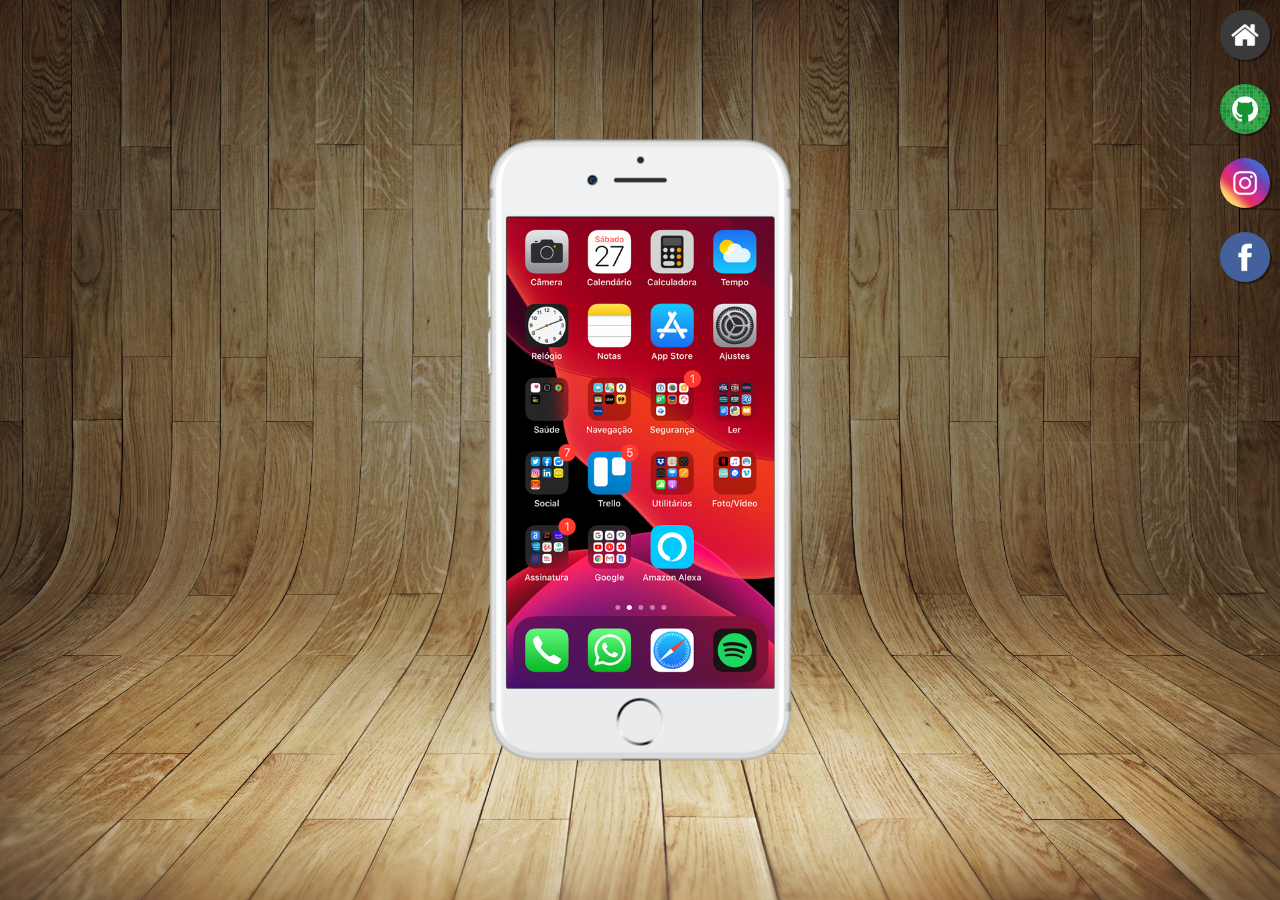
<file: index.html>
<!DOCTYPE html>
<html lang="pt-br">
<head>
    <meta charset="UTF-8">
    <meta http-equiv="X-UA-Compatible" content="IE=edge">
    <meta name="viewport" content="width=device-width, initial-scale=1.0">

    <link rel="shortcut icon" href="favicon.ico" type="image/x-icon">
    <link rel="stylesheet" href="estilo/style.css">

    <title>Projeto Redes Sociais</title>
</head>
<body>
    <main>

        <section id="telefone">

            <iframe src="home.html" frameborder="0" name="tela" id="tela">Este conteudo não é compatível com seu dispositivo.</iframe>

        </section>

        <section id="redes">

            <a href="home.html" target="tela"><img src="imagens/logo-home.jpg" alt="logo-home"></a> <br>

            <a href="github.html" target="tela"><img src="imagens/logo-github.jpg" alt="logo-github"></a> <br>

            <a href="instagram.html" target="tela"><img src="imagens/logo-instagram.jpg" alt="logo-instagram"></a> <br>

            <a href="facebook.html" target="tela"><img src="imagens/logo-facebook.jpg" alt="logo-facebook"></a> <br>

        </section>
    </main>
</body>
</html>
</file>
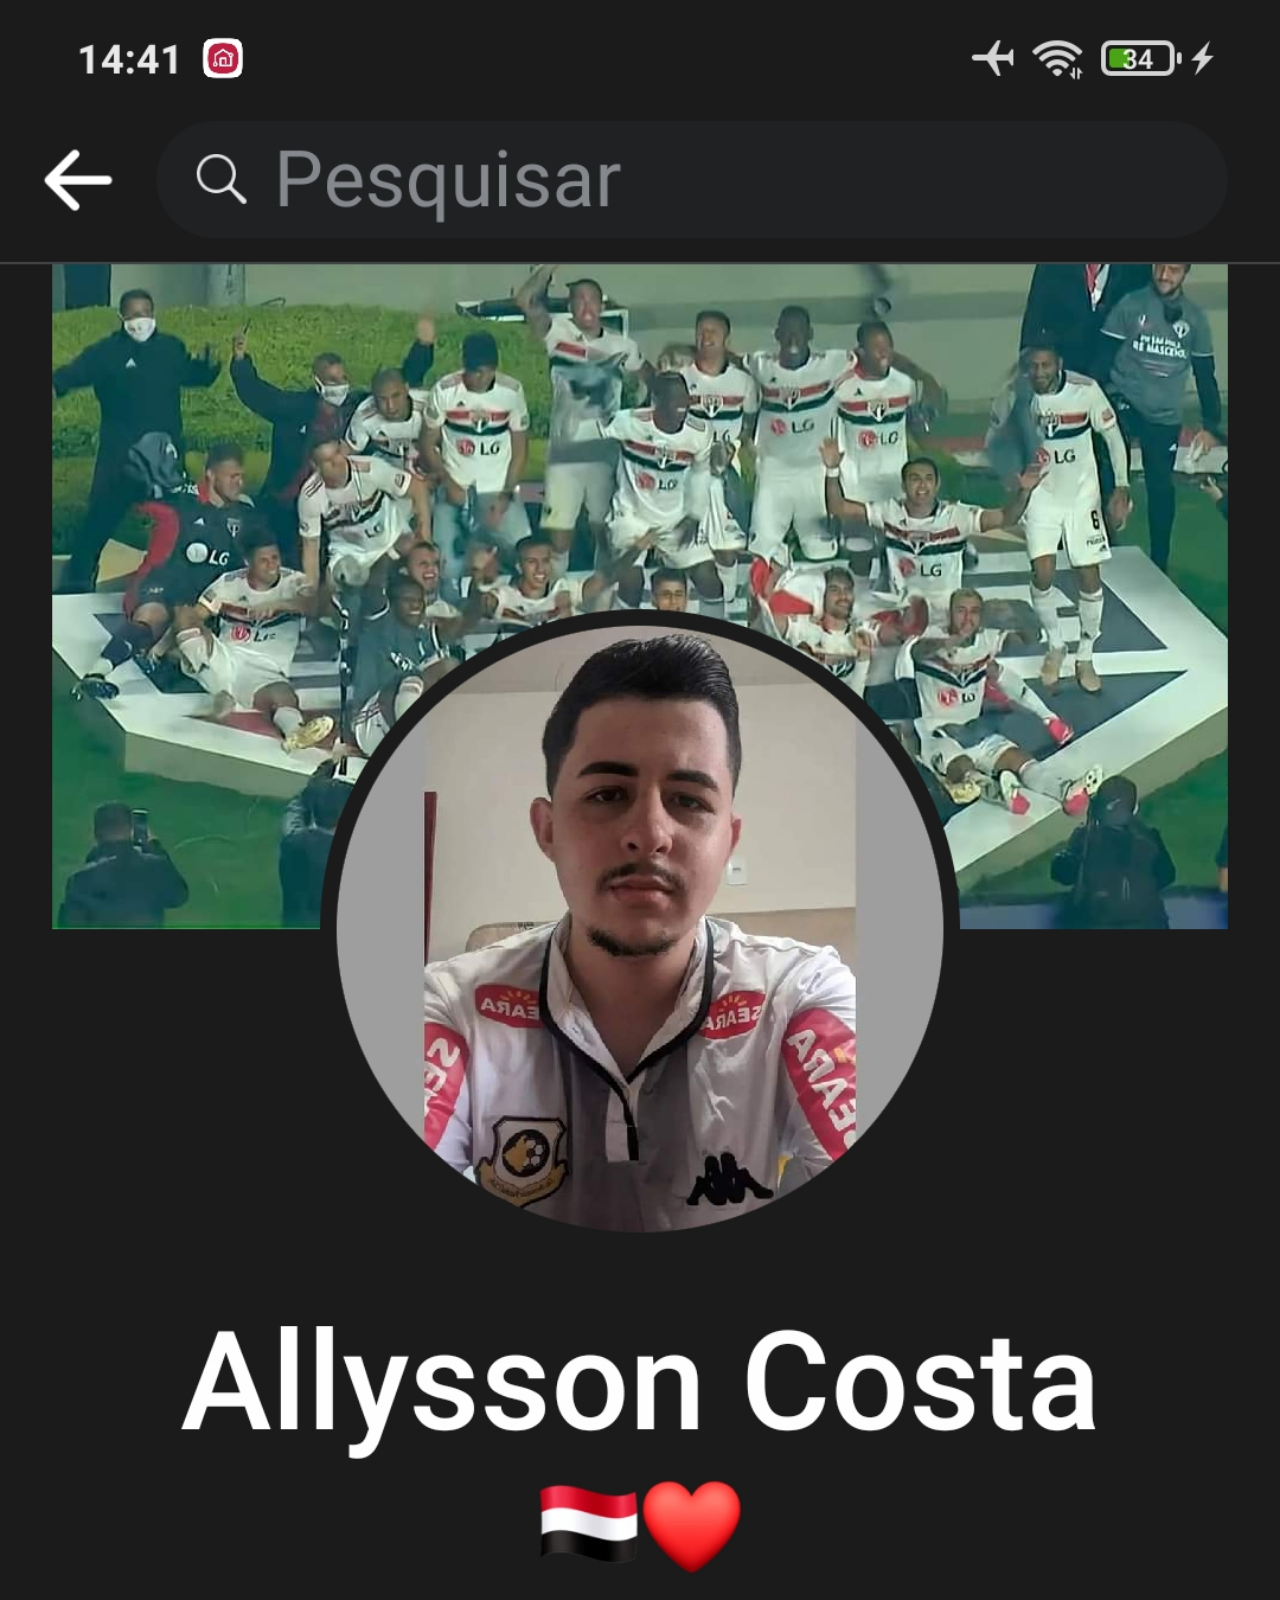
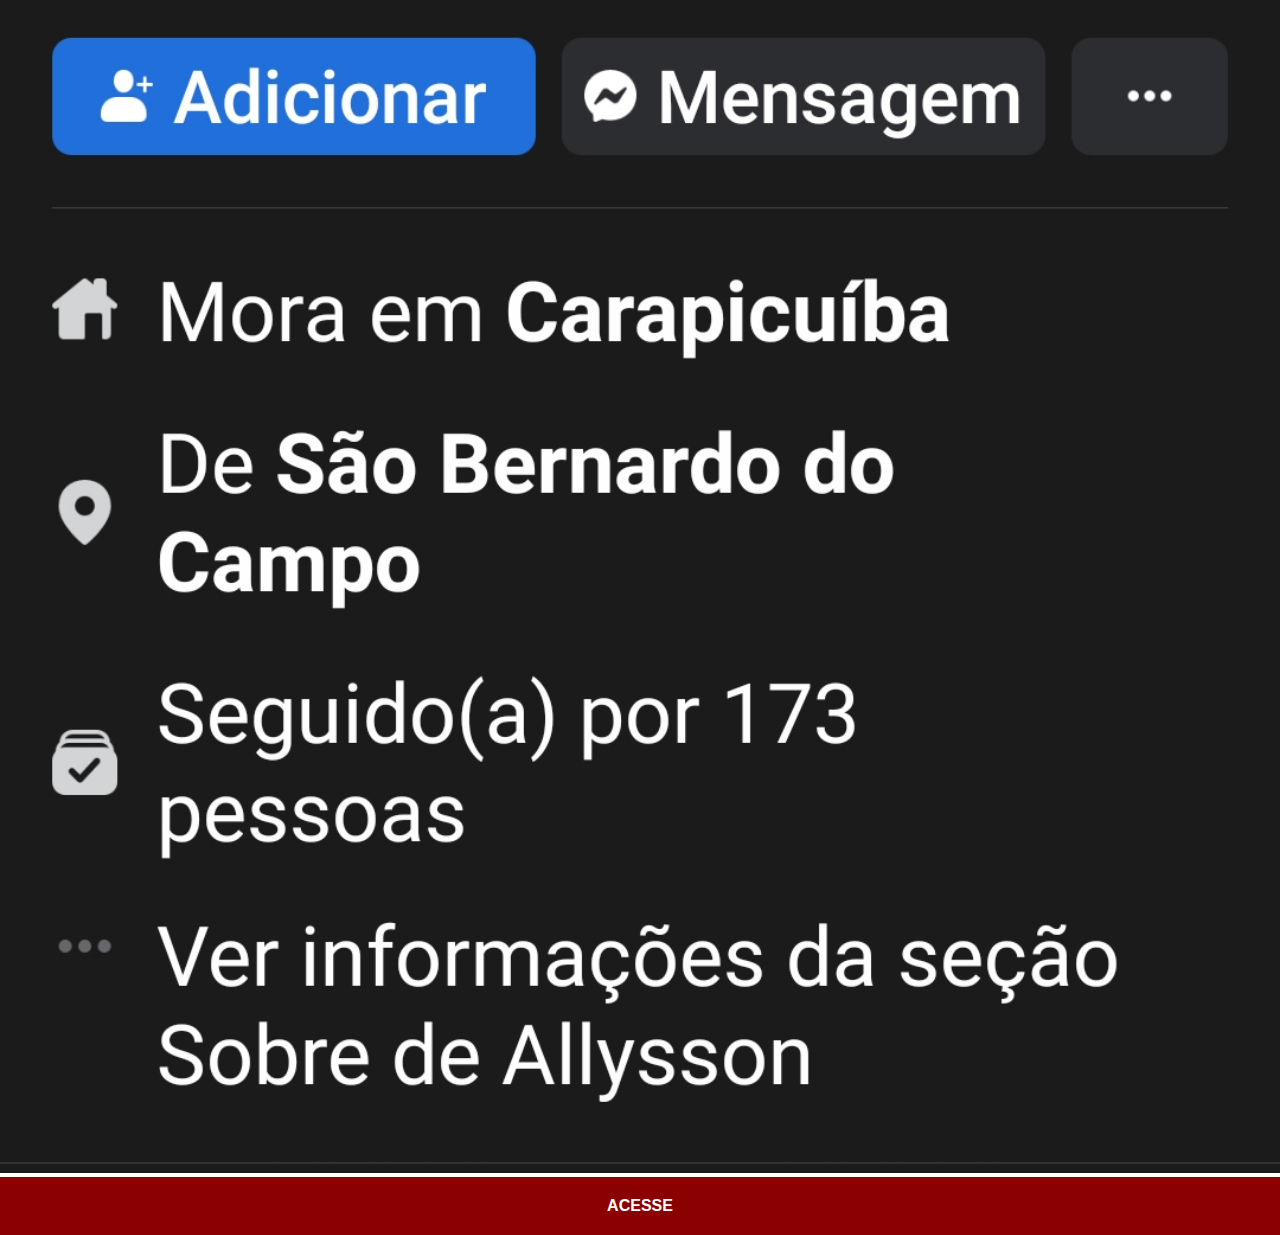
<file: facebook.html>
<!DOCTYPE html>
<html lang="pt-br">
<head>
    <meta charset="UTF-8">
    <meta http-equiv="X-UA-Compatible" content="IE=edge">
    <meta name="viewport" content="width=device-width, initial-scale=1.0">

    <link rel="stylesheet" href="estilo/social.css">

    <title>Facebook</title>
</head>
<body>
    <img src="imagens/tela-facebook.jpg" alt="tela-facebook">
    <a href="https://www.facebook.com/Allysson.Costa.07/" target="_blank">ACESSE</a>
</body>
</html>
</file>
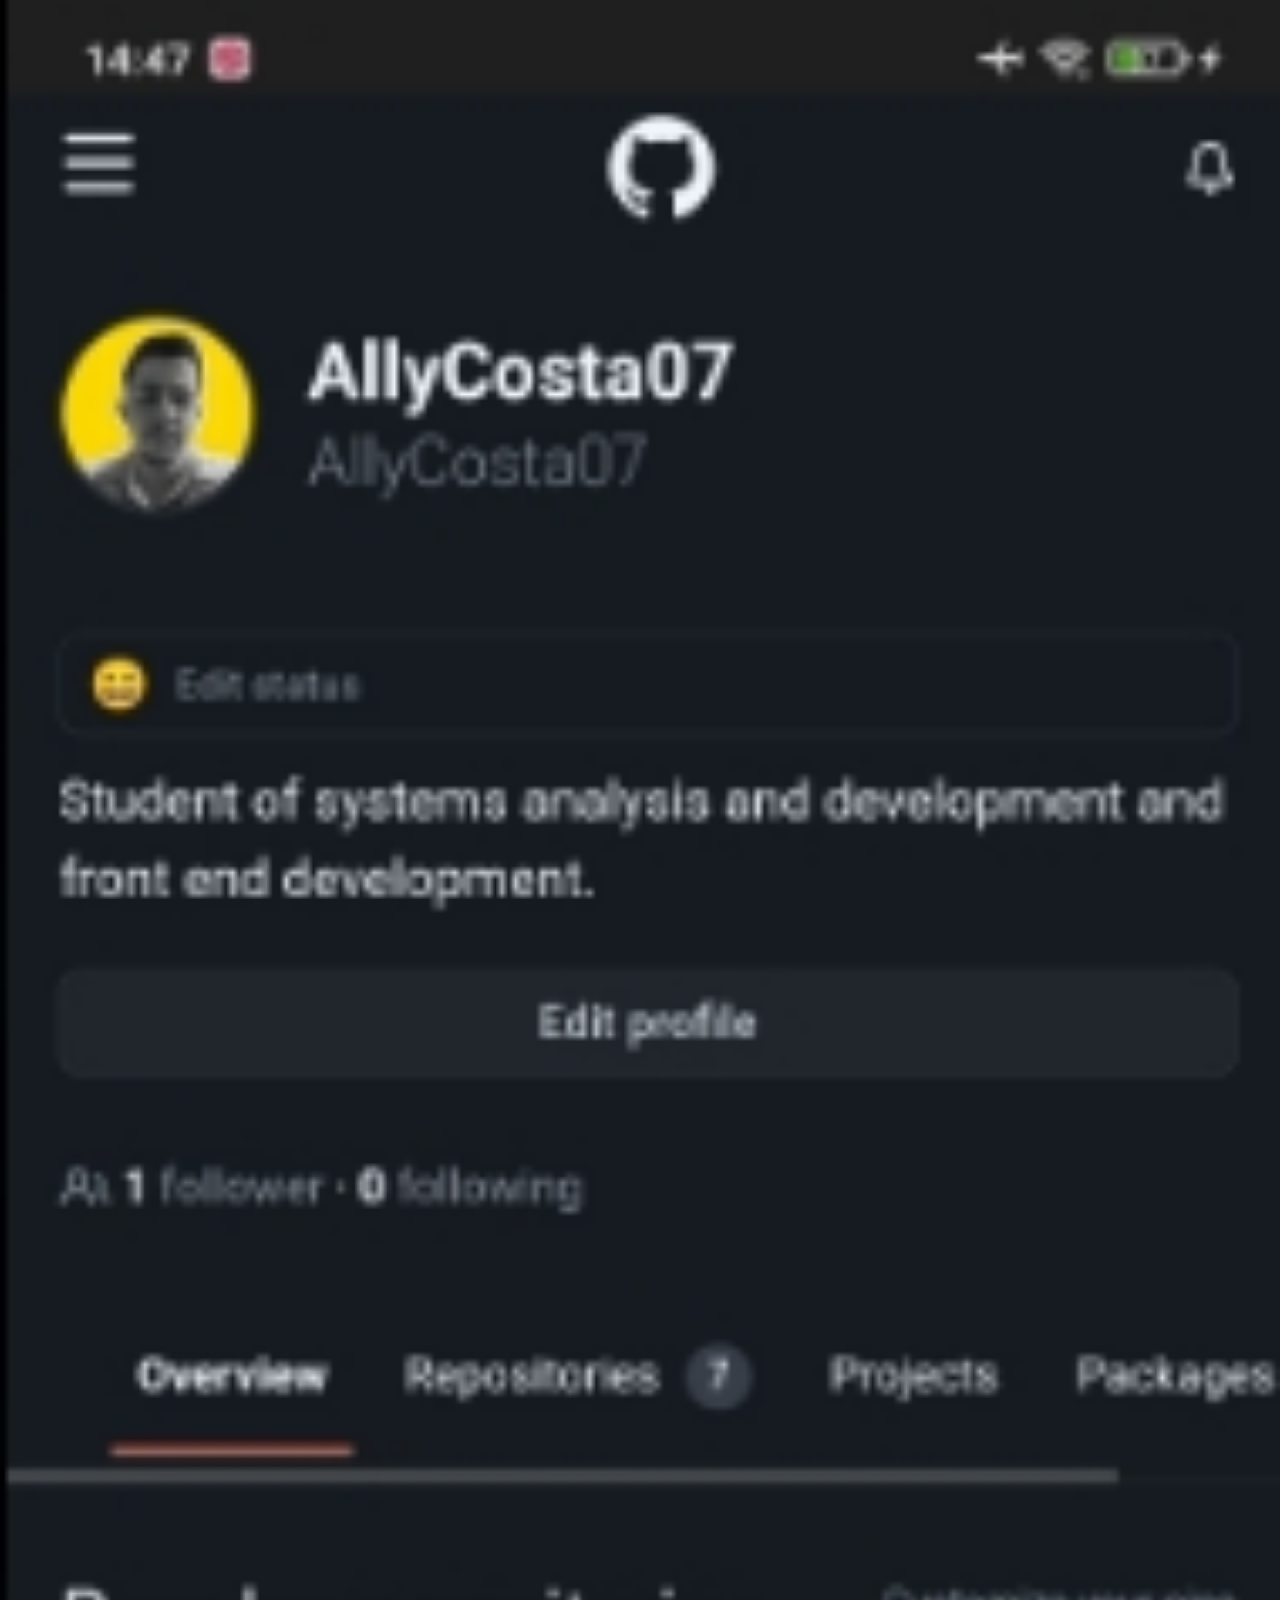
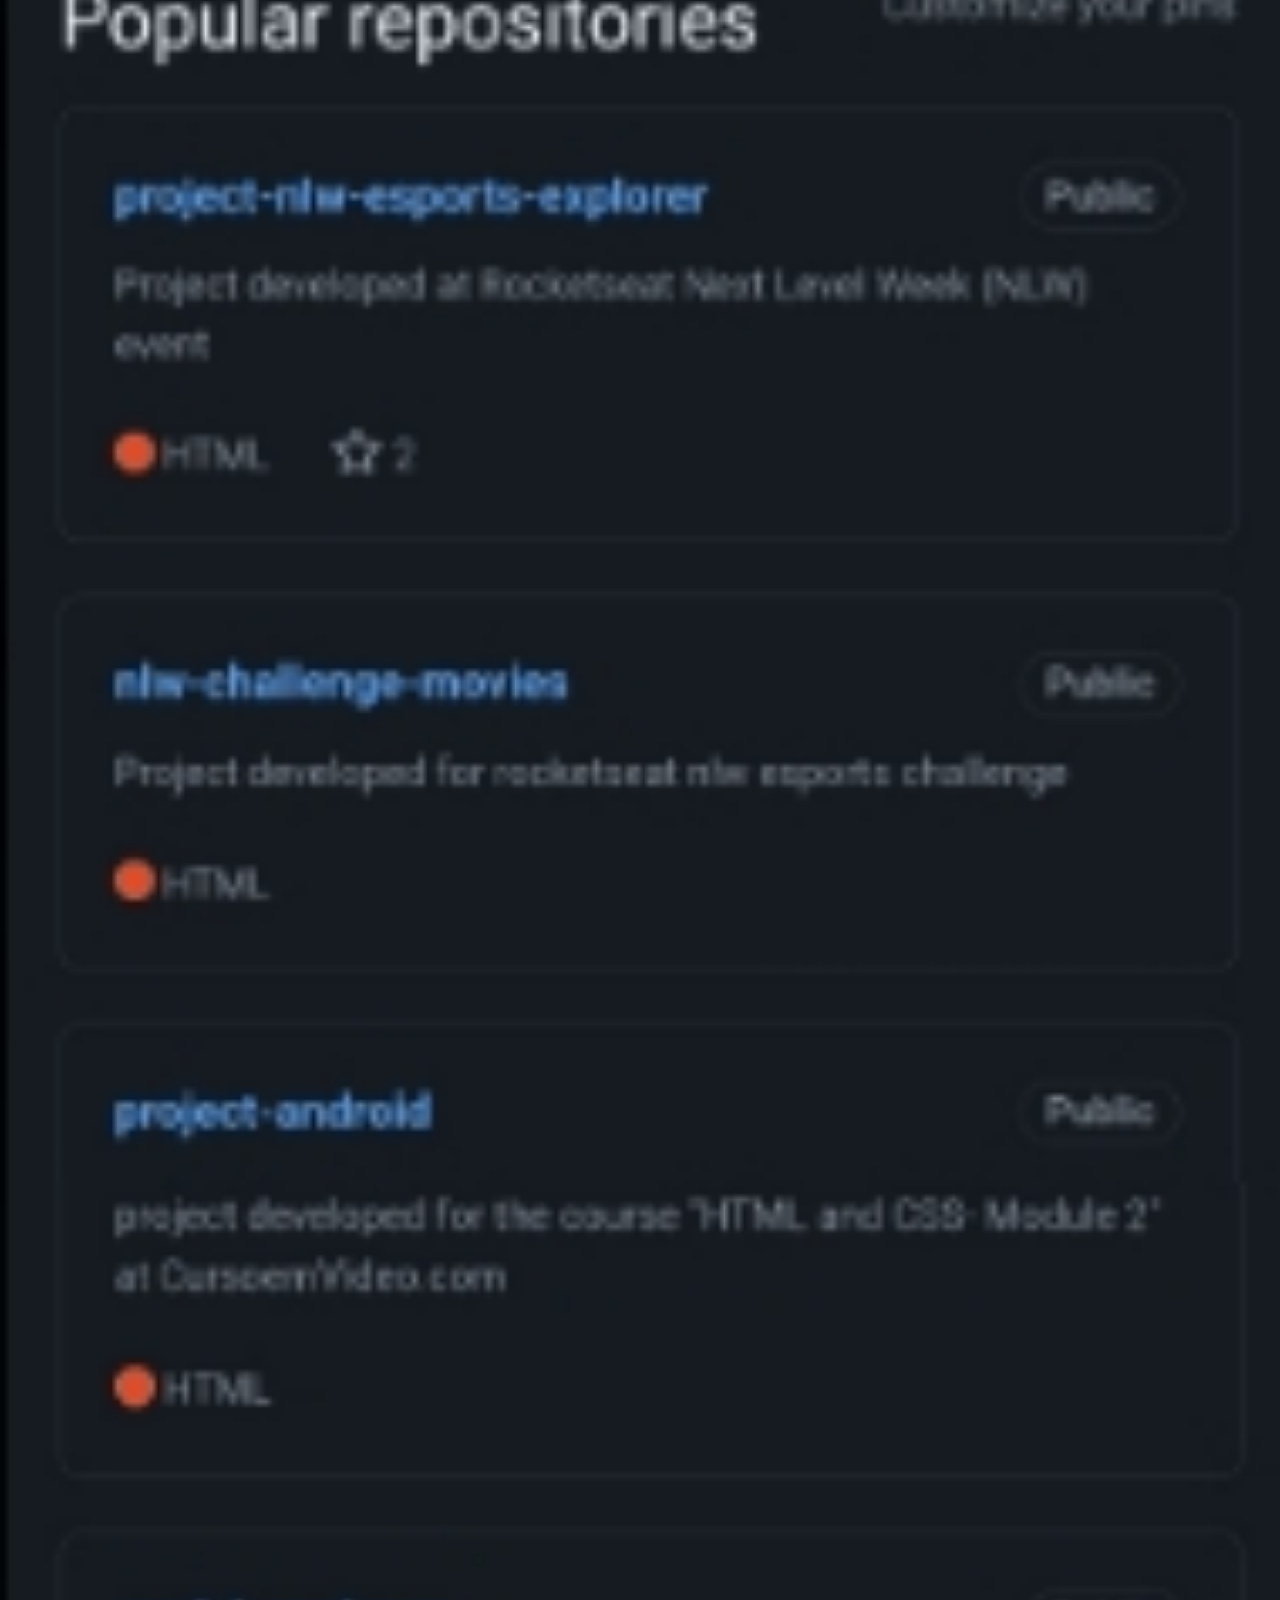
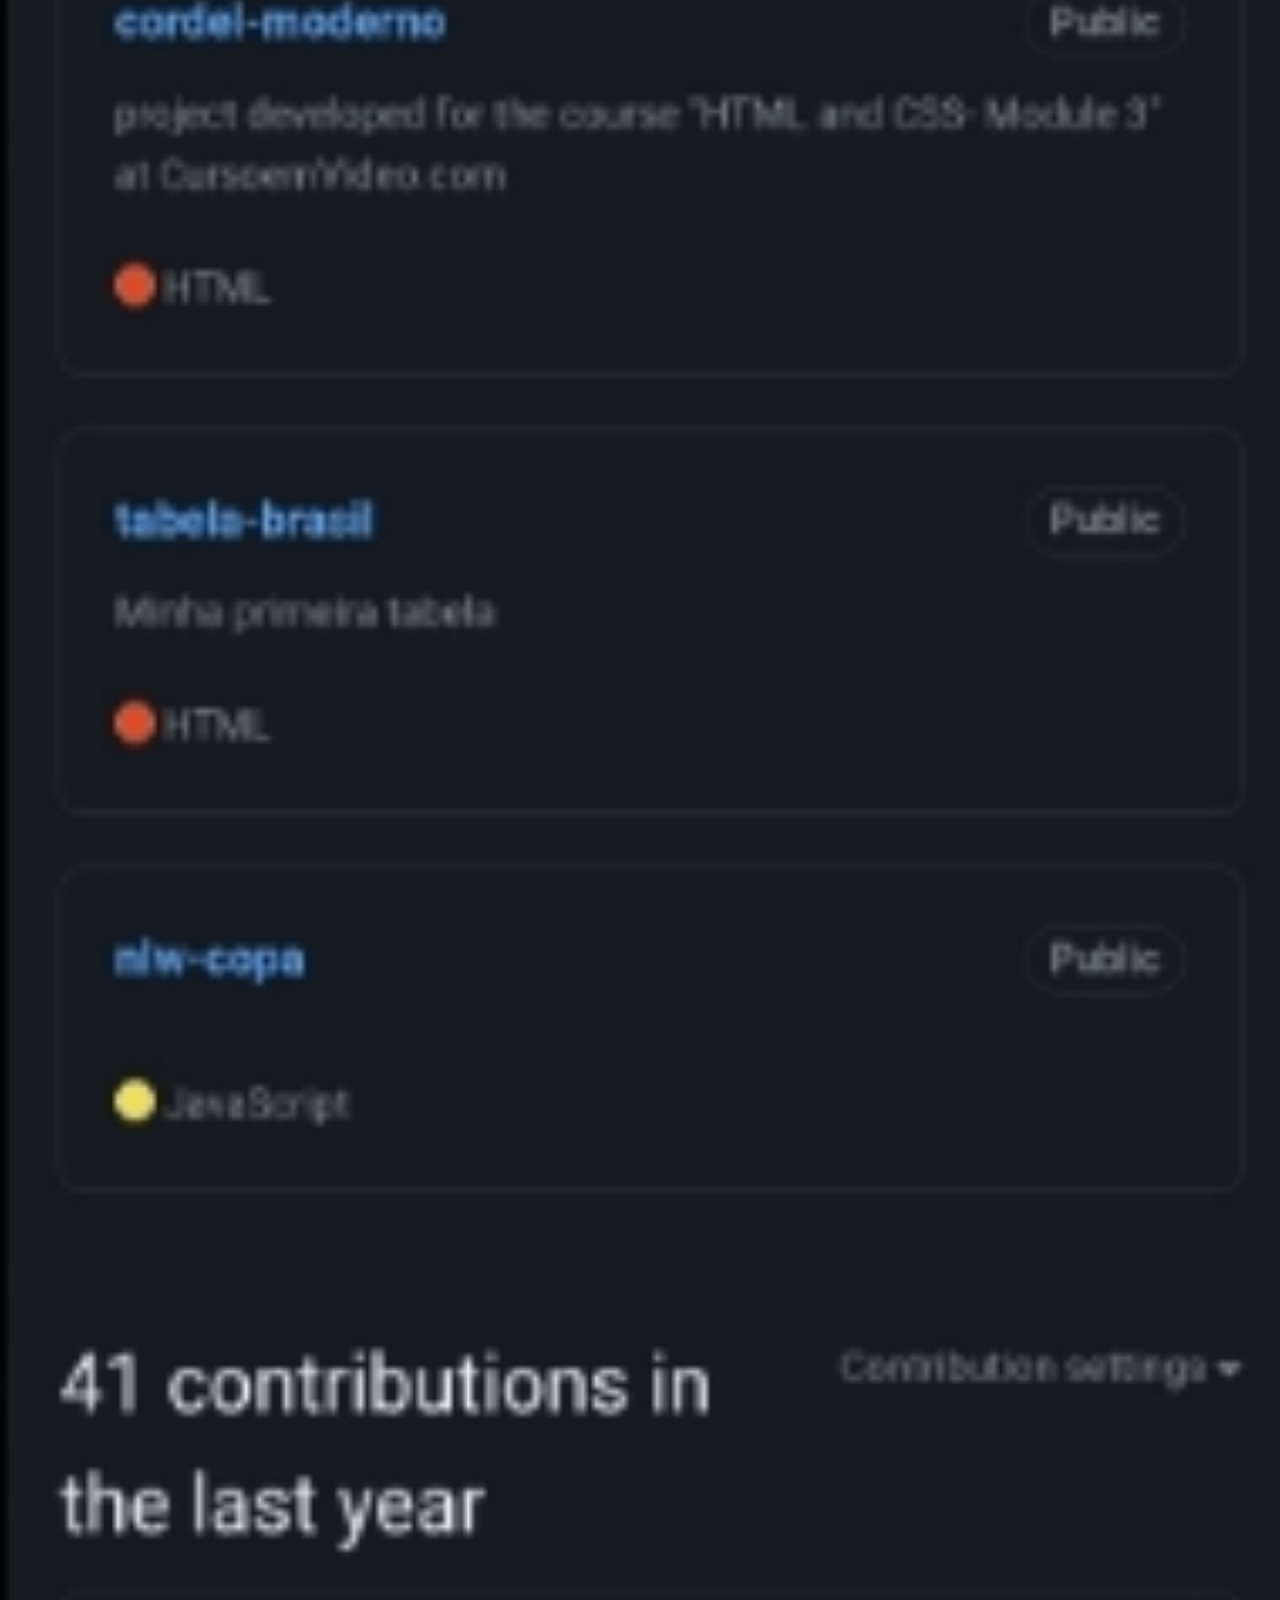
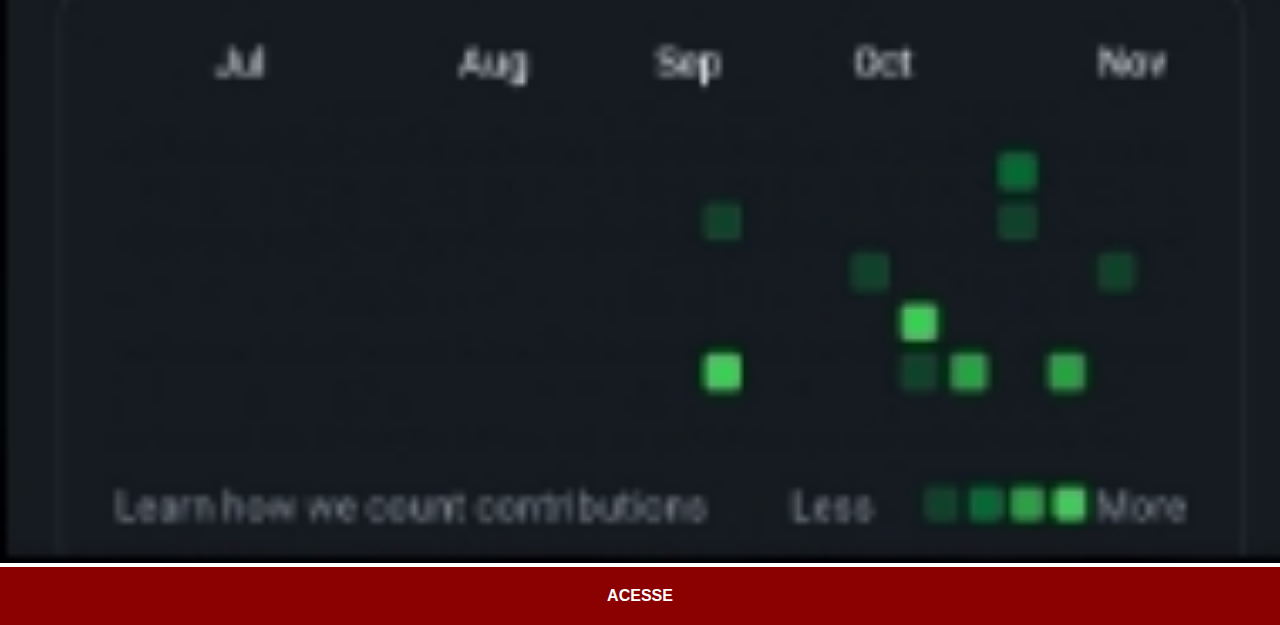
<file: github.html>
<!DOCTYPE html>
<html lang="pt-br">
<head>
    <meta charset="UTF-8">
    <meta http-equiv="X-UA-Compatible" content="IE=edge">
    <meta name="viewport" content="width=device-width, initial-scale=1.0">

    <link rel="stylesheet" href="estilo/social.css">

    <title>GitHub</title>
</head>
<body>
    <img src="imagens/tela-github.jpg" alt="tela-github">
    <a href="https://github.com/AllyCosta07" target="_blank">ACESSE</a>
</body>
</html>
</file>
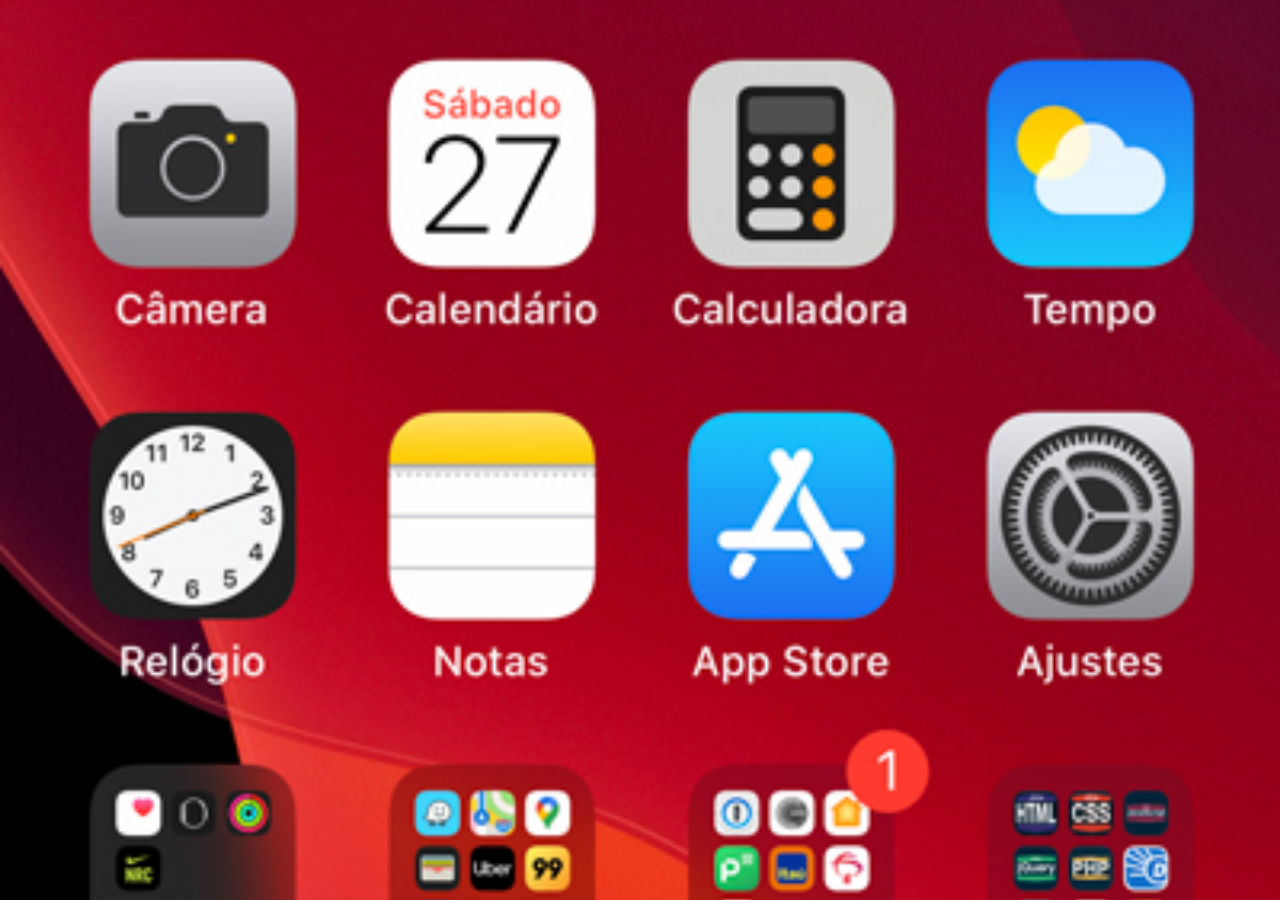
<file: home.html>
<!DOCTYPE html>
<html lang="pt-br">
<head>
    <meta charset="UTF-8">
    <meta http-equiv="X-UA-Compatible" content="IE=edge">
    <meta name="viewport" content="width=device-width, initial-scale=1.0">

    <title>Home</title>

    <style>
        * {
            margin: 0;
            padding: 0;
        }

        body {
            width: 100vw;
            height: 100vh;
            background: black url(./imagens/tela-home.jpg) no-repeat top center;
            background-size: cover;
        }
    </style>
</head>
<body>

</body>
</html>
</file>
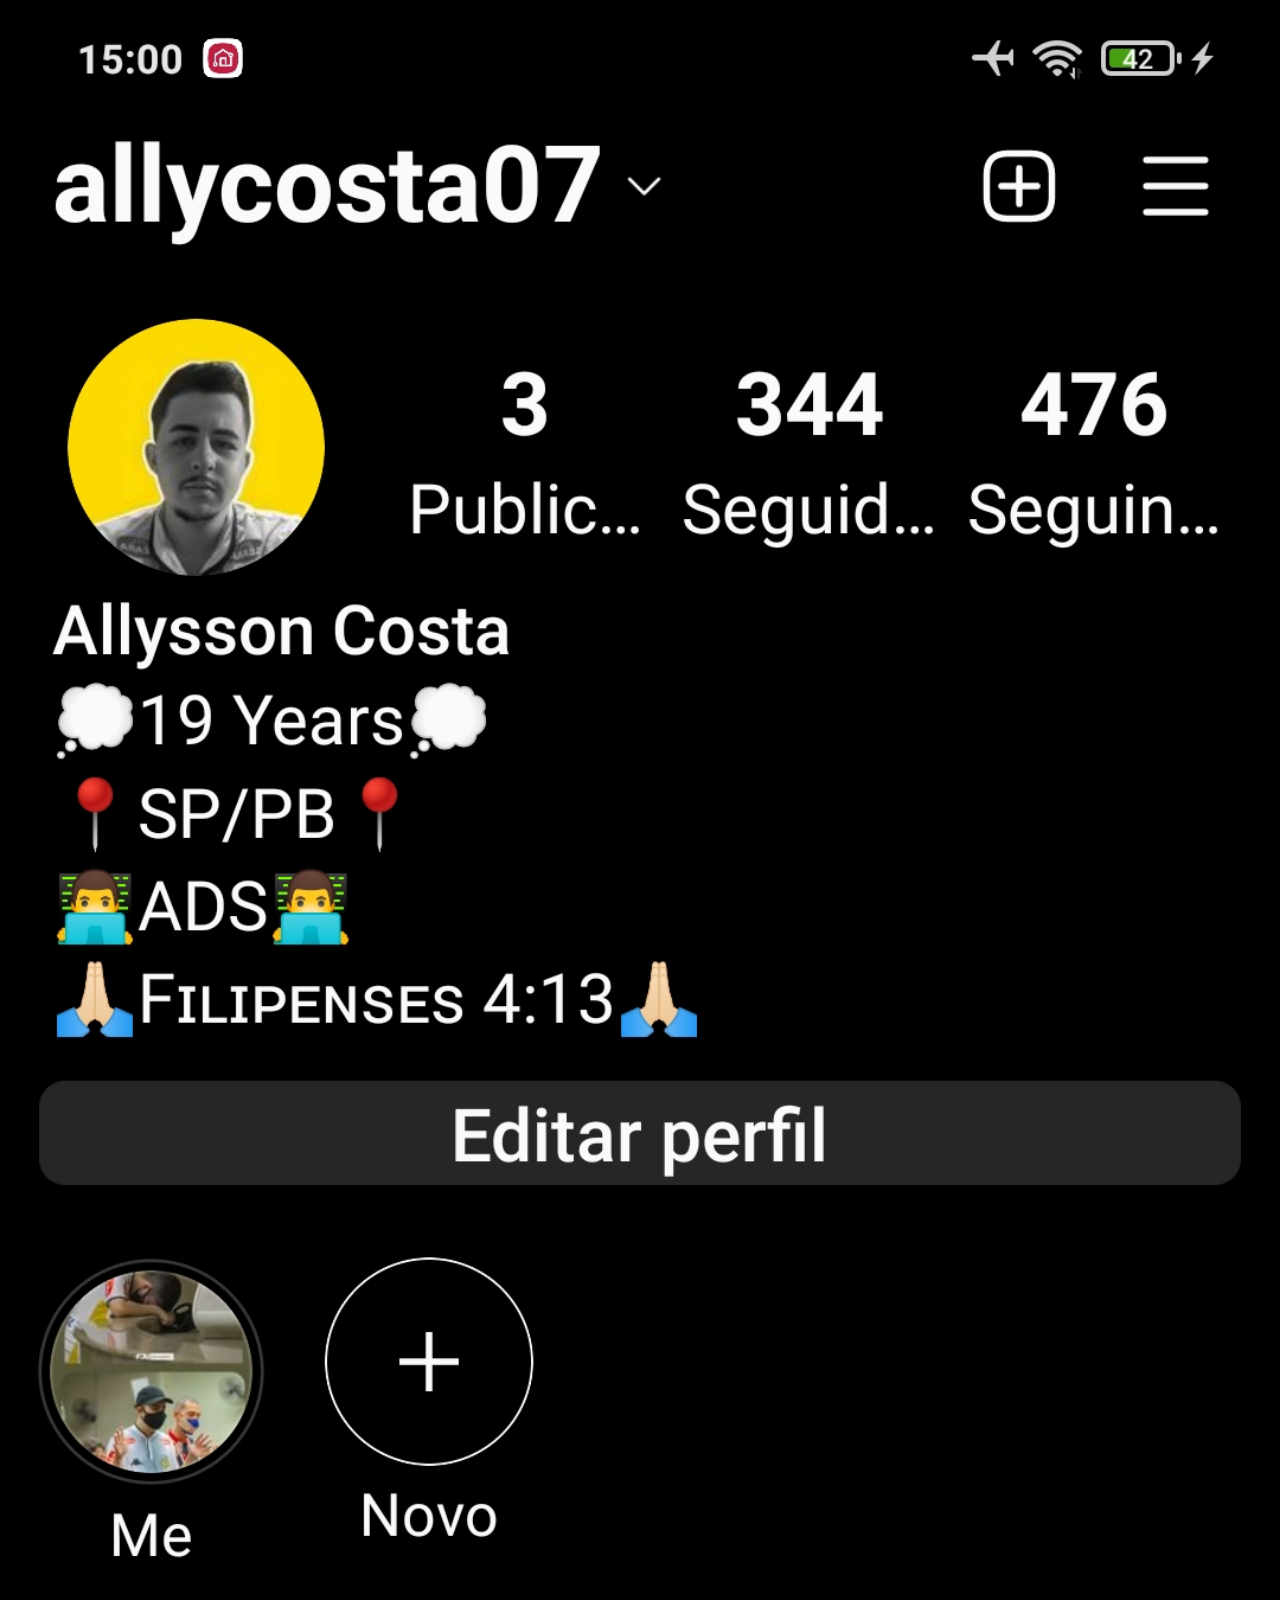
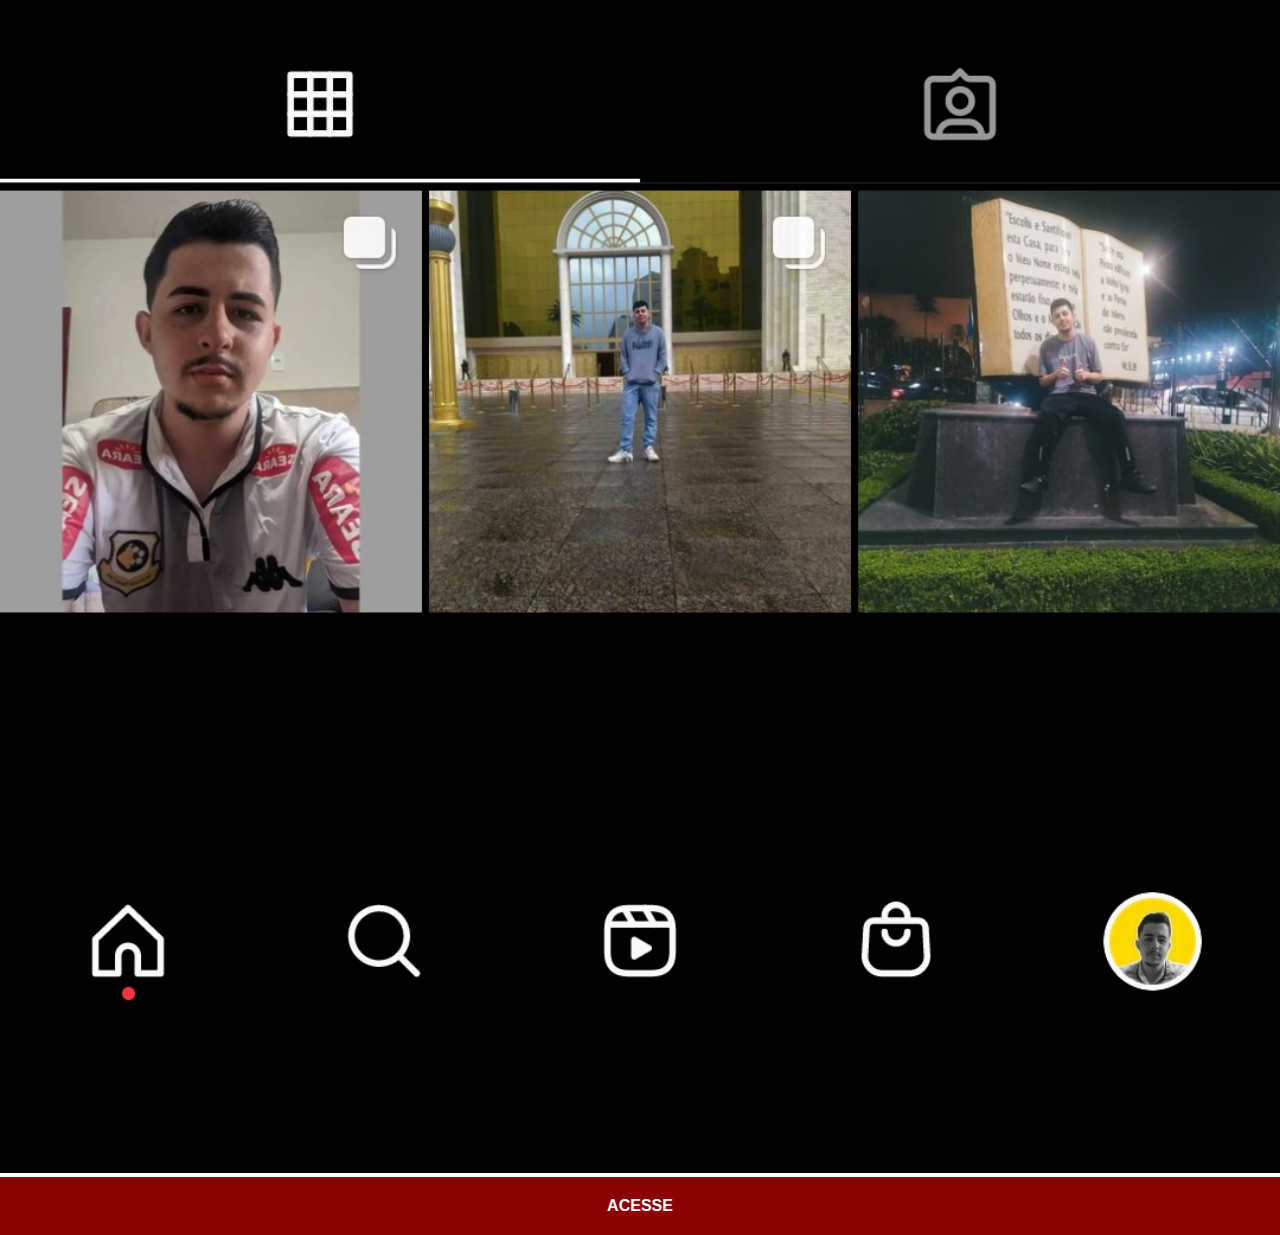
<file: instagram.html>
<!DOCTYPE html>
<html lang="pt-br">
<head>
    <meta charset="UTF-8">
    <meta http-equiv="X-UA-Compatible" content="IE=edge">
    <meta name="viewport" content="width=device-width, initial-scale=1.0">

    <link rel="stylesheet" href="estilo/social.css">

    <title>Instagram</title>
</head>
<body>
    <img src="imagens/tela-instagram.jpg" alt="tela-instagram">
    <a href="https://www.instagram.com/allycosta07/" target="_blank">ACESSE</a>
</body>
</html>
</file>
<file: estilo/style.css>
@charset "UTF-8";

* {
    padding: 0;
    margin: 0;
      font-family: Arial, Helvetica, sans-serif;
}

html, body {
    height: 100vh;
    width: 100vw;
    background-color: black;
}

body {
    background: url(../imagens/fundo-madeira.jpg) top center no-repeat;
    background-size: cover;
    background-attachment: fixed;
}

main {
    position: relative;
    height: 100vh;
}

section#telefone {
    position: absolute;
    top: 50%;
    left: 50%;
    transform: translate(-50%, -50%);

    height: 627px;
    width: 311px;
    
    background: url(../imagens/frame-iphone.png) no-repeat;
}

iframe#tela {
    position: relative;
    top: 81px;
    left: 22px;
    
    width: 268px;
    height: 471px;
}

section#redes {
    text-align: right;
}

section#redes img {
    width: 50px;
    margin: 10px;
    border-radius: 50%;
    box-shadow: 2px 2px rgba(0, 0, 0, 0.404);
    box-sizing: border-box;
}

section#redes img:hover {
    border: 2px solid rgba(255, 255, 255, 0.637);
    transform: translate(-3px, -3px);
    box-shadow: 5px 5px 10px rgba(0, 0, 0, 0.599);
    transition: transform 0.3;
}
</file>
<file: estilo/social.css>
@charset "UTF-8";

* {
    padding: 0;
    margin: 0;
    font-family: Arial, Helvetica, sans-serif;
}

::-webkit-scrollbar {
    width: 0px;
    height: 0px;
}

img {
    width: 100vw;
}

a {
    display: block;
    background-color: darkred;
    color: white;
    padding: 20px;
    text-align: center;
    font-weight: bolder;
    text-decoration: none;
}

a:hover {
    background-color: red;
}
</file>
